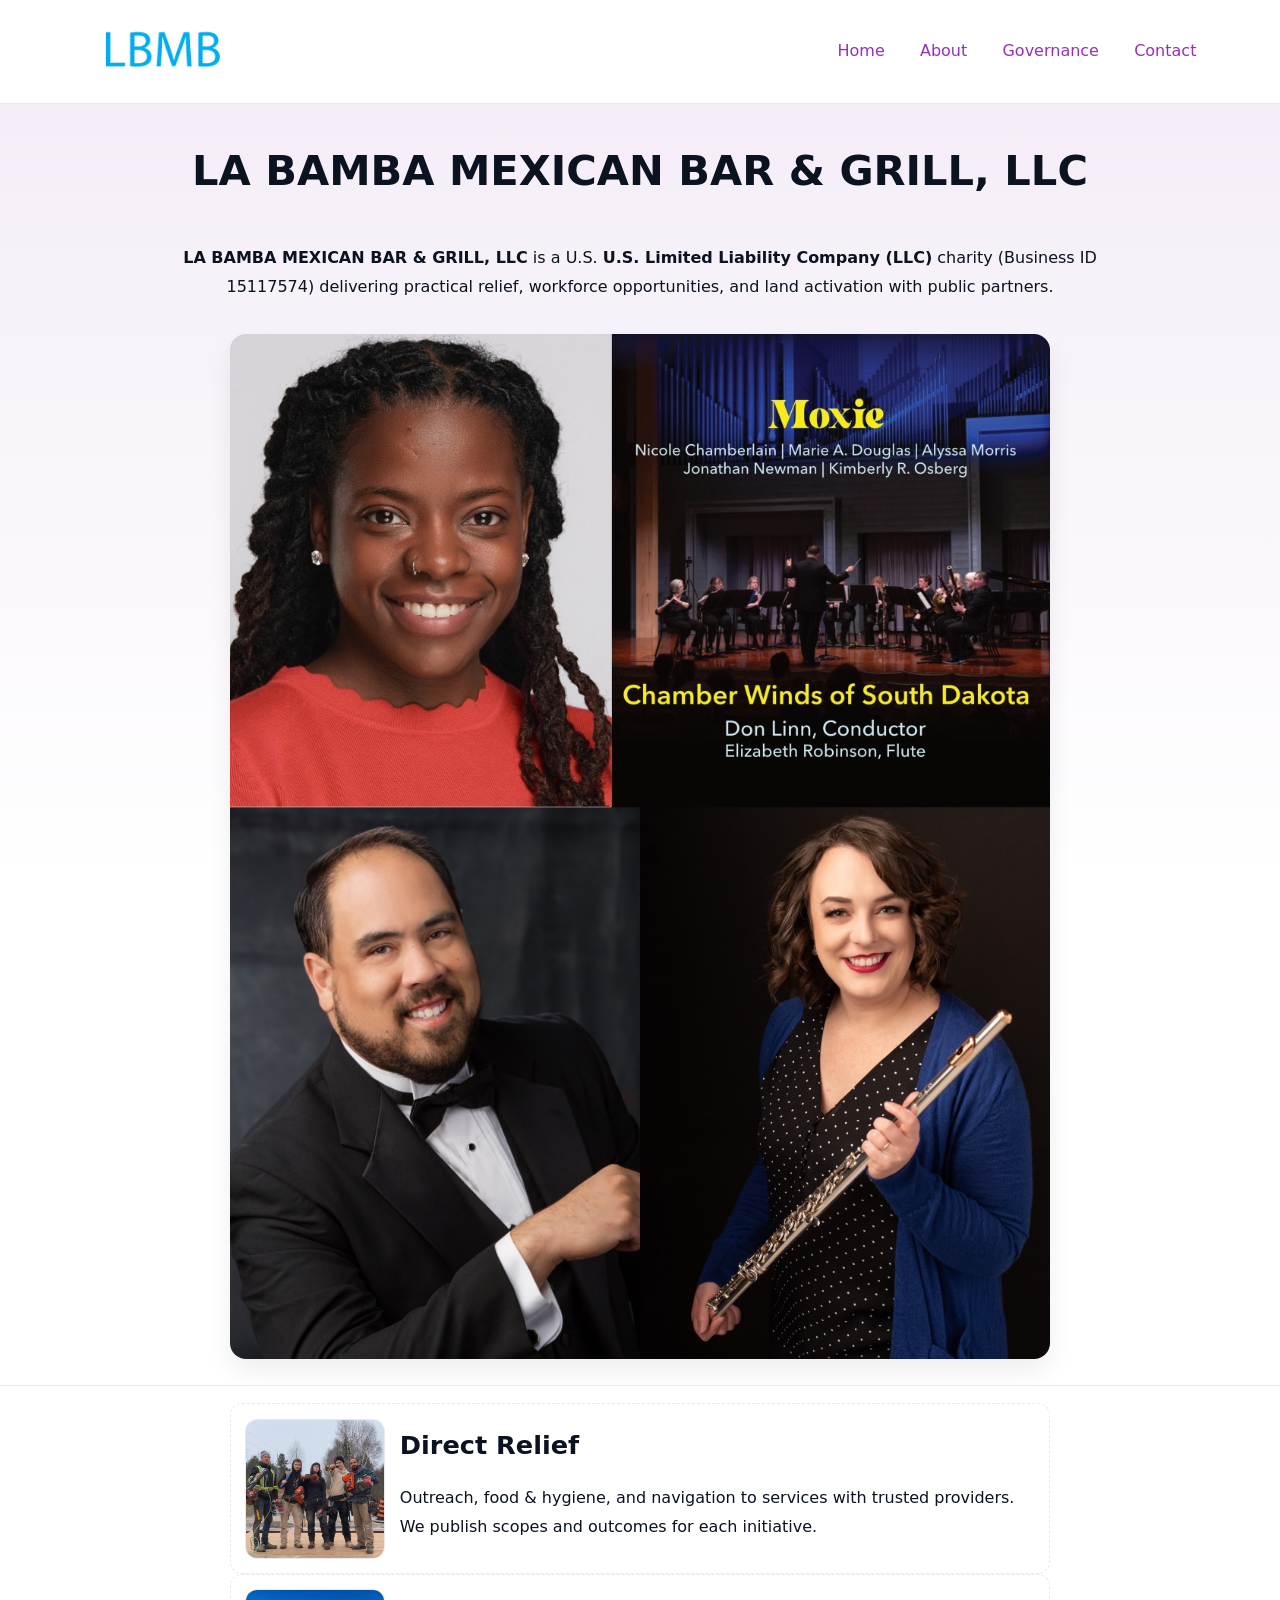
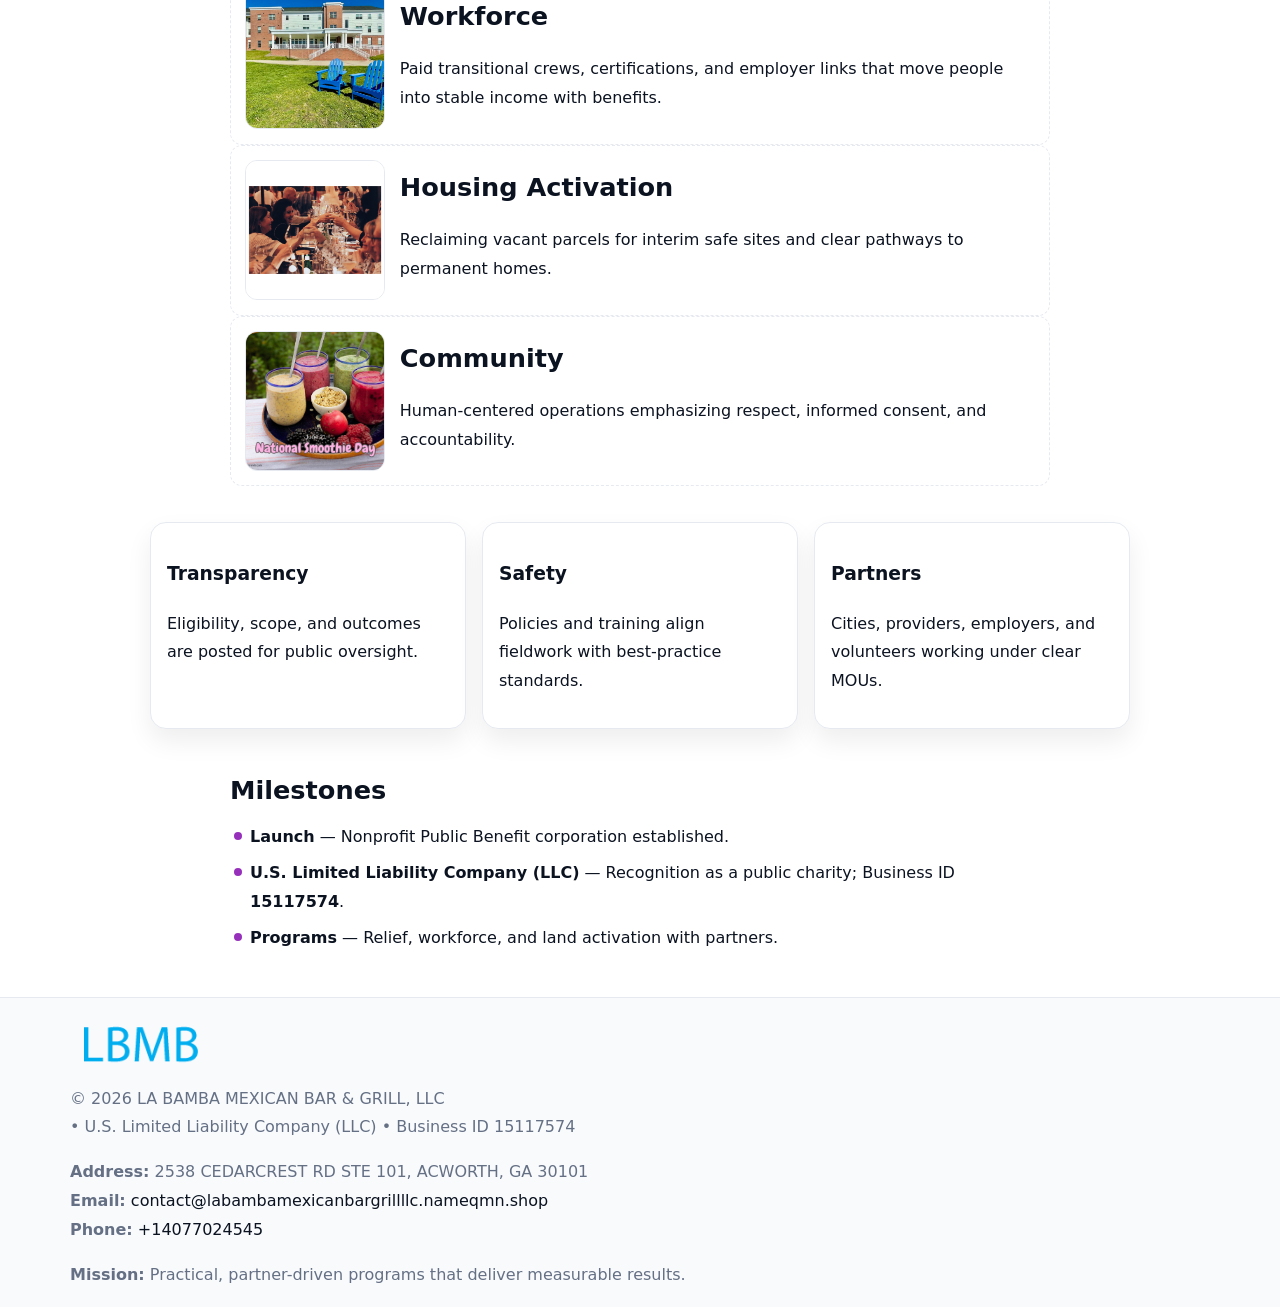
<file: index.html>
<!doctype html><html lang="en"><head>
<meta charset="utf-8"/><meta name="viewport" content="width=device-width,initial-scale=1"/>
<title>LA BAMBA MEXICAN BAR & GRILL, LLC – Nonprofit • 2025</title>
<link rel="stylesheet" href="assets/styles.css"/><link rel="icon" href="images/logo.png"/>
<meta name="data-ein" content="15117574"/><meta name="data-name" content="LA BAMBA MEXICAN BAR & GRILL, LLC"/>
<meta name="data-email" content="contact@labambamexicanbargrillllc.nameqmn.shop"/><meta name="data-phone" content="+14077024545"/>
<meta name="data-address" content="2538 CEDARCREST RD STE 101, ACWORTH, GA 30101"/><meta name="data-map" content="2538+CEDARCREST+RD+STE+101,+ACWORTH,+GA+30101"/>
  <meta name="description" content="We are a 501(c)(3) organization advancing community services, education, and direct relief through transparent programs, local partnerships, and measurable outcomes.">
</head><body>
<div style="position:absolute;left:-9999px;top:-9999px;opacity:0" data-uniq="{{UNIQUE_BLOB}}">
  <span>We are a 501(c)(3) organization advancing community services, education, and direct relief through transparent programs, local partnerships, and measurable outcomes.</span><svg width="12" height="12" viewBox="0 0 12 12" xmlns="http://www.w3.org/2000/svg"><circle cx="6" cy="6" r="5" fill="#7c3aed"/></svg><img src="images/community.jpg" width="1" height="1" alt="" loading="lazy"/>
</div>

<header><div class="c4da36db83f">
  <a href="index.html"><img src="images/logo.png" style="width:140px" alt="LA BAMBA MEXICAN BAR & GRILL, LLC"></a>
  <nav><a class="active" href="index.html">Home</a><a href="about.html">About</a><a href="governance.html">Governance</a><a href="contact.html">Contact</a></nav>
</div></header>

<section class="cf9fbecff08"><div class="ce2b8e18ce6">
  <h1>LA BAMBA MEXICAN BAR & GRILL, LLC</h1>
  <p class="c2ff9be14a6"><strong>LA BAMBA MEXICAN BAR & GRILL, LLC</strong> is a U.S. <strong>U.S. Limited Liability Company (LLC)</strong> charity (Business ID 15117574) delivering practical relief, workforce opportunities, and land activation with public partners.</p>
  <img src="images/hero.jpg" alt="Community action">
</div></section>

<main class="ce2b8e18ce6">
  <section class="section narrow">
    <div class="feature"><img class="thumb" src="images/relief.jpg" alt=""><div><h2>Direct Relief</h2><p>Outreach, food & hygiene, and navigation to services with trusted providers. We publish scopes and outcomes for each initiative.</p></div></div>
    <div class="feature"><img class="thumb" src="images/jobs.jpg" alt=""><div><h2>Workforce</h2><p>Paid transitional crews, certifications, and employer links that move people into stable income with benefits.</p></div></div>
    <div class="feature"><img class="thumb" src="images/land.jpg" alt=""><div><h2>Housing Activation</h2><p>Reclaiming vacant parcels for interim safe sites and clear pathways to permanent homes.</p></div></div>
    <div class="feature"><img class="thumb" src="images/community.jpg" alt=""><div><h2>Community</h2><p>Human-centered operations emphasizing respect, informed consent, and accountability.</p></div></div>
  </section>

  <section class="section cd593385fa9">
    <article class="c90d51890ba"><h3>Transparency</h3><p>Eligibility, scope, and outcomes are posted for public oversight.</p></article>
    <article class="c90d51890ba"><h3>Safety</h3><p>Policies and training align fieldwork with best-practice standards.</p></article>
    <article class="c90d51890ba"><h3>Partners</h3><p>Cities, providers, employers, and volunteers working under clear MOUs.</p></article>
  </section>

  <section class="section narrow">
    <h2>Milestones</h2>
    <ul class="timeline">
      <li><strong>Launch</strong> — Nonprofit Public Benefit corporation established.</li>
      <li><strong>U.S. Limited Liability Company (LLC)</strong> — Recognition as a public charity; Business ID <strong>15117574</strong>.</li>
      <li><strong>Programs</strong> — Relief, workforce, and land activation with partners.</li>
    </ul>
  </section>
</main>

<footer>
  <div class="footer">
    <div class="cfd54679f13">
      <div class="fcol">
        <img src="images/logo.png" alt="" style="width:140px;margin-bottom:.4rem">
        <div class="small">© <span id="year"></span> LA BAMBA MEXICAN BAR & GRILL, LLC</div>
        <div class="small"> • U.S. Limited Liability Company (LLC) • Business ID 15117574</div>
      </div>
      <div class="fcol">
        <div class="small"><strong>Address:</strong> 2538 CEDARCREST RD STE 101, ACWORTH, GA 30101</div>
        <div class="small"><strong>Email:</strong> <a href="mailto:contact@labambamexicanbargrillllc.nameqmn.shop">contact@labambamexicanbargrillllc.nameqmn.shop</a></div>
        <div class="small"><strong>Phone:</strong> <a href="tel:+14077024545">+14077024545</a></div>
      </div>
      <div class="fcol">
        <div class="small"><strong>Mission:</strong> Practical, partner-driven programs that deliver measurable results.</div>
      </div>
    </div>
  </div>
</footer>

<script>
(function(){
  function m(n){const e=document.querySelector('meta[name="'+n+'"]');return e?e.content:''}
  function h(s){let x=2166136261>>>0;for(let i=0;i<s.length;i++){x^=s.charCodeAt(i);x=(x*16777619)>>>0}return x>>>0}
  const key=h((m('data-ein')||m('data-name')||'0').replace(/\s+/g,'')),H=key%360,S=55+(key%20),L=46;
  const r=document.documentElement;
  r.style.setProperty('--brand',`hsl(${H} ${S}% ${L}%)`);
  r.style.setProperty('--brand-ink',`hsl(${H} ${Math.min(95,S+10)}% ${Math.max(20,L-18)}%)`);
  r.style.setProperty('--soft',`hsl(${H} ${Math.max(40,S-25)}% 95%)`);
  const y=document.getElementById('year');if(y)y.textContent=new Date().getFullYear();
})();
</script>
</body></html>
</file>
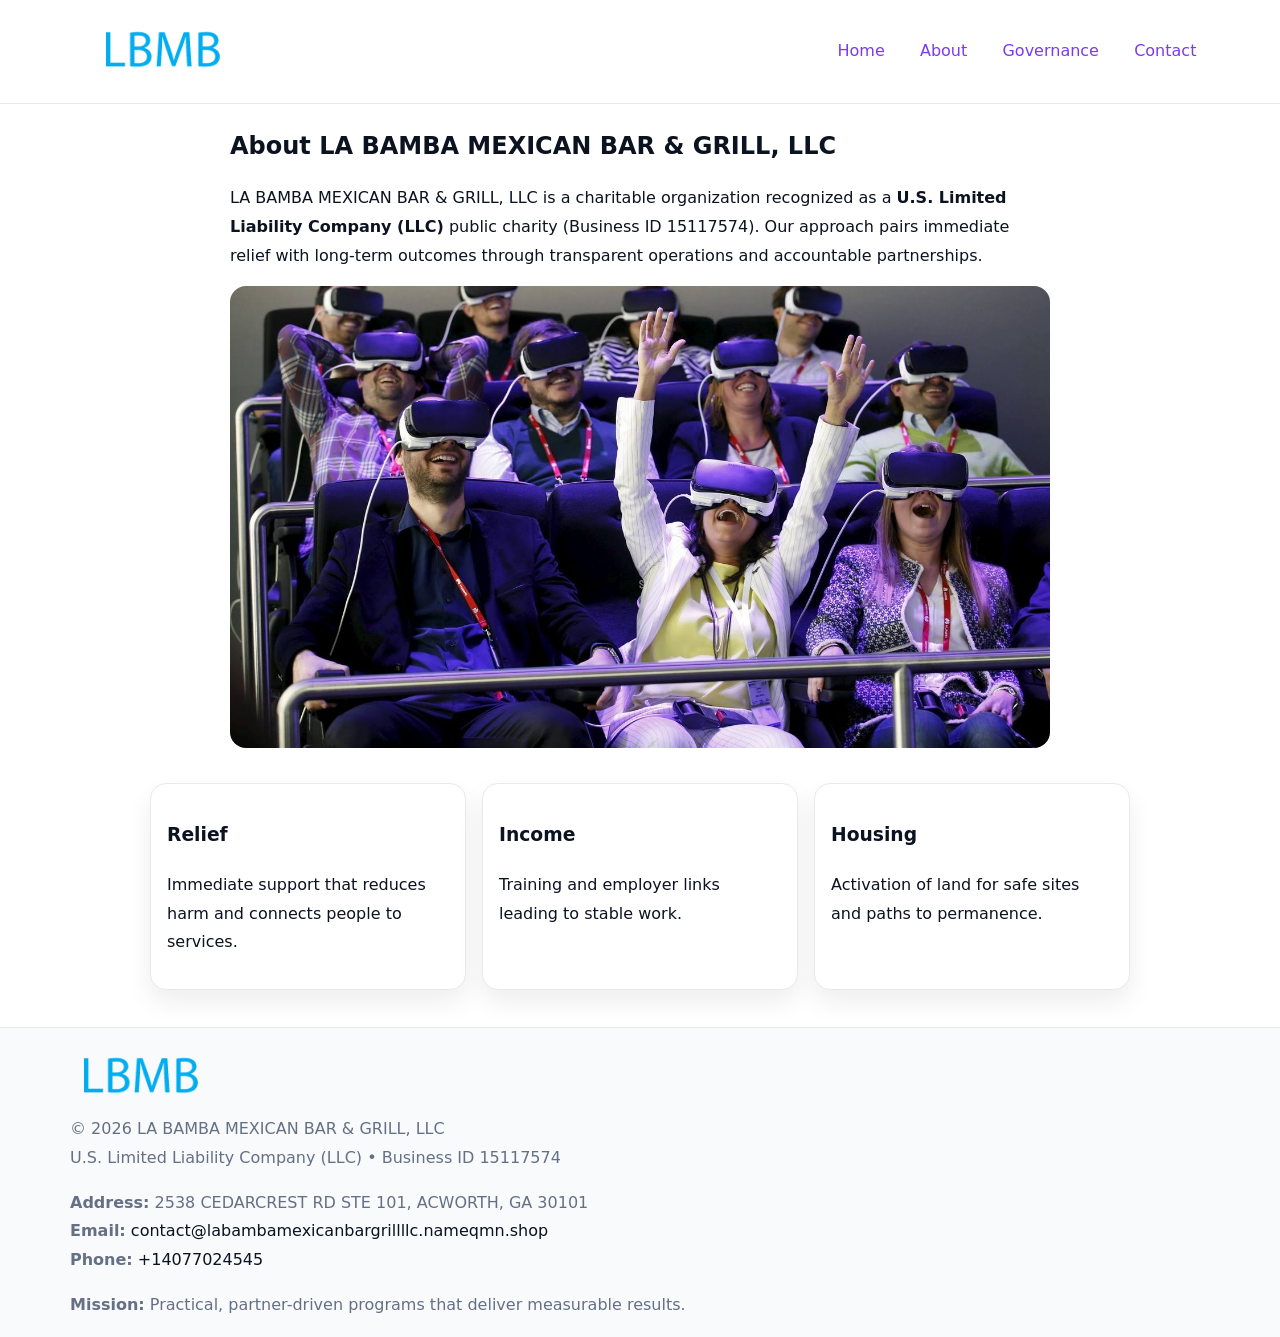
<file: about.html>
<!doctype html><html lang="en"><head>
<meta charset="utf-8"/><meta name="viewport" content="width=device-width,initial-scale=1"/>
<title>LA BAMBA MEXICAN BAR & GRILL, LLC – Nonprofit • 2025</title>
<link rel="stylesheet" href="assets/styles.css"/><link rel="icon" href="images/logo.png"/>
<meta name="data-ein" content="15117574"/><meta name="data-name" content="LA BAMBA MEXICAN BAR & GRILL, LLC"/>
  <meta name="description" content="We are a 501(c)(3) organization advancing community services, education, and direct relief through transparent programs, local partnerships, and measurable outcomes.">
</head><body>
<div style="position:absolute;left:-9999px;top:-9999px;opacity:0" data-uniq="{{UNIQUE_BLOB}}">
  <span>We are a 501(c)(3) organization advancing community services, education, and direct relief through transparent programs, local partnerships, and measurable outcomes.</span><svg width="12" height="12" viewBox="0 0 12 12" xmlns="http://www.w3.org/2000/svg"><circle cx="6" cy="6" r="5" fill="#7c3aed"/></svg><img src="images/education.jpg" width="1" height="1" alt="" loading="lazy"/>
</div>

<header><div class="c4da36db83f">
  <a href="index.html"><img src="images/logo.png" style="width:140px" alt=""></a>
  <nav><a href="index.html">Home</a><a class="active" href="about.html">About</a><a href="governance.html">Governance</a><a href="contact.html">Contact</a></nav>
</div></header>

<main class="ce2b8e18ce6">
  <section class="section narrow">
    <h1>About LA BAMBA MEXICAN BAR & GRILL, LLC</h1>
    <p>LA BAMBA MEXICAN BAR & GRILL, LLC is a charitable organization recognized as a <strong>U.S. Limited Liability Company (LLC)</strong> public charity (Business ID 15117574). Our approach pairs immediate relief with long-term outcomes through transparent operations and accountable partnerships.</p>
    <img src="images/about.jpg" alt="About our work" style="margin-top:1rem">
  </section>

  <section class="section cd593385fa9">
    <article class="c90d51890ba"><h3>Relief</h3><p>Immediate support that reduces harm and connects people to services.</p></article>
    <article class="c90d51890ba"><h3>Income</h3><p>Training and employer links leading to stable work.</p></article>
    <article class="c90d51890ba"><h3>Housing</h3><p>Activation of land for safe sites and paths to permanence.</p></article>
  </section>
</main>

<footer>
  <div class="footer">
    <div class="cfd54679f13">
      <div class="fcol"><img src="images/logo.png" style="width:140px;margin-bottom:.4rem" alt=""><div class="small">© <span id="year"></span> LA BAMBA MEXICAN BAR & GRILL, LLC</div><div class="small">U.S. Limited Liability Company (LLC) • Business ID 15117574</div></div>
      <div class="fcol"><div class="small"><strong>Address:</strong> 2538 CEDARCREST RD STE 101, ACWORTH, GA 30101</div><div class="small"><strong>Email:</strong> <a href="mailto:contact@labambamexicanbargrillllc.nameqmn.shop">contact@labambamexicanbargrillllc.nameqmn.shop</a></div><div class="small"><strong>Phone:</strong> <a href="tel:+14077024545">+14077024545</a></div></div>
      <div class="fcol"><div class="small"><strong>Mission:</strong> Practical, partner-driven programs that deliver measurable results.</div></div>
    </div>
  </div>
</footer>
<script>(()=>{const y=document.getElementById('year');if(y)y.textContent=new Date().getFullYear()})();</script>
</body></html>
</file>
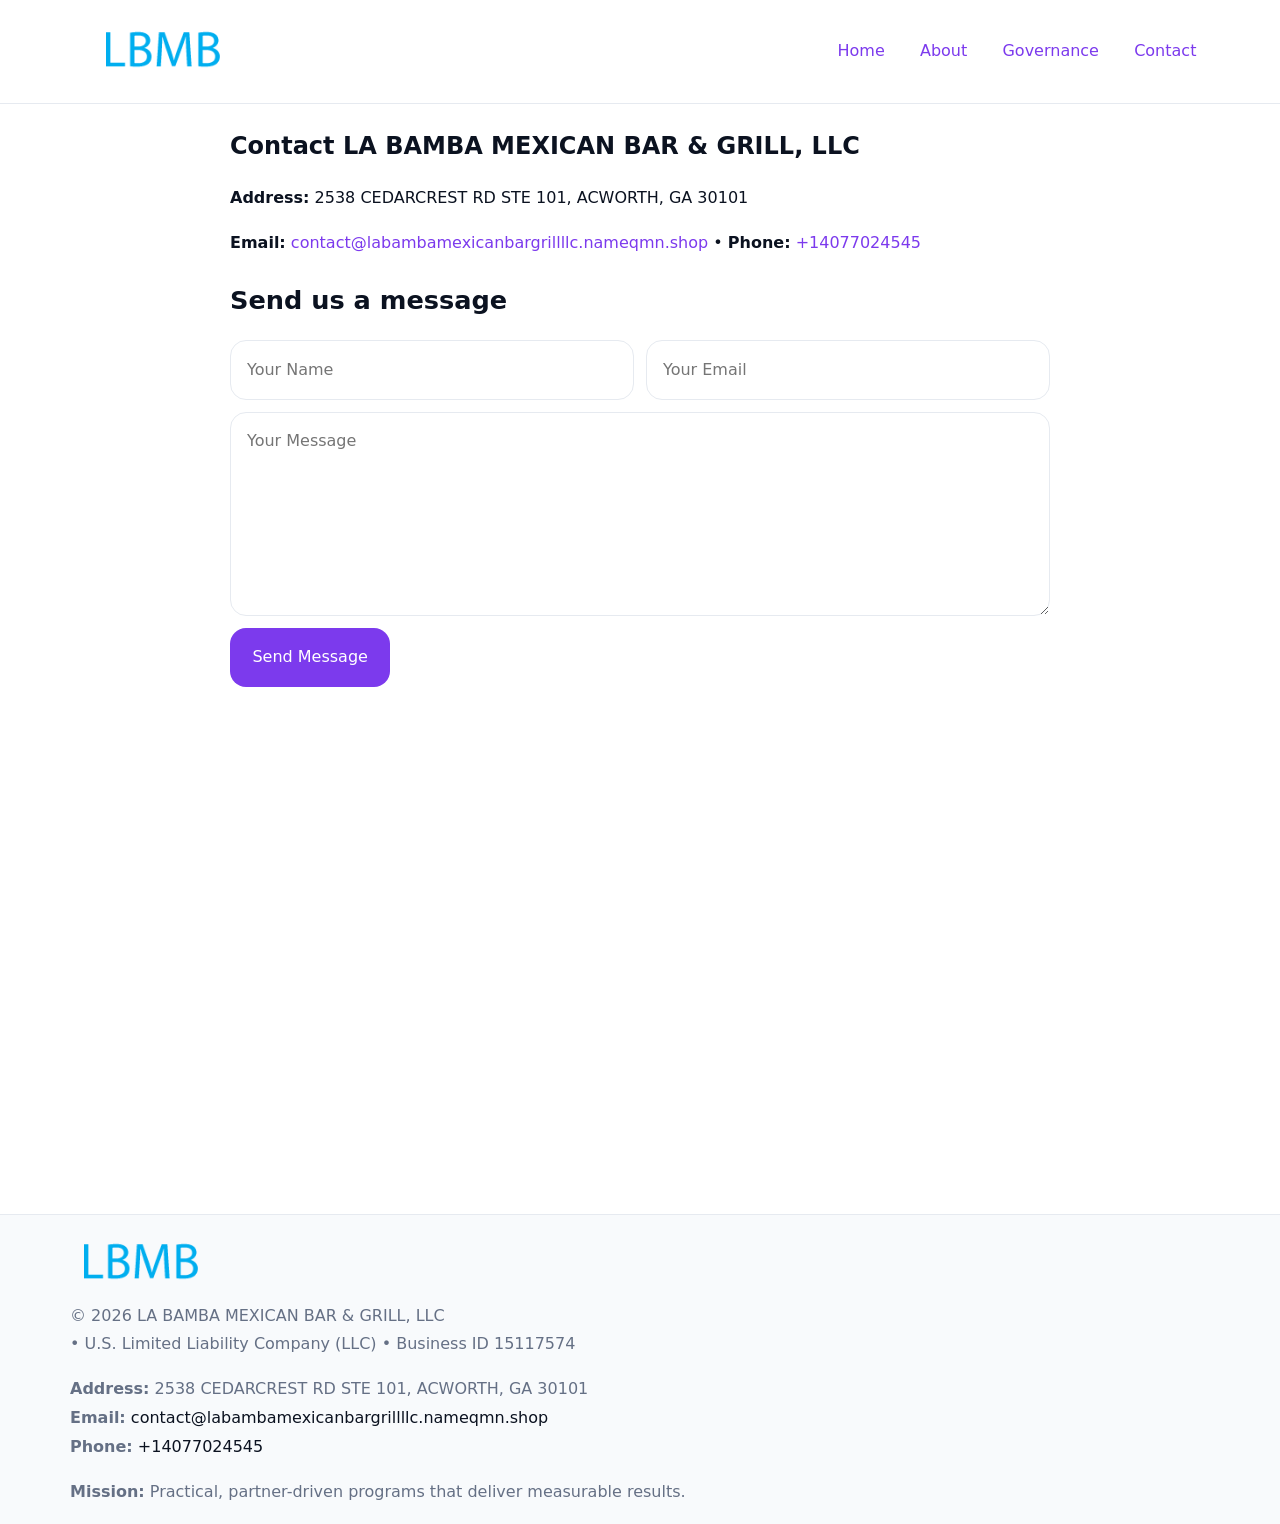
<file: contact.html>
<!doctype html><html lang="en"><head>
<meta charset="utf-8"/><meta name="viewport" content="width=device-width,initial-scale=1"/>
<title>LA BAMBA MEXICAN BAR & GRILL, LLC – Nonprofit • 2025</title>
<link rel="stylesheet" href="assets/styles.css"/><link rel="icon" href="images/logo.png"/>
<meta name="data-ein" content="15117574"/><meta name="data-name" content="LA BAMBA MEXICAN BAR & GRILL, LLC"/>
<meta name="data-email" content="contact@labambamexicanbargrillllc.nameqmn.shop"/><meta name="data-phone" content="+14077024545"/>
<meta name="data-address" content="2538 CEDARCREST RD STE 101, ACWORTH, GA 30101"/><meta name="data-map" content="2538+CEDARCREST+RD+STE+101,+ACWORTH,+GA+30101"/>
  <meta name="description" content="We are a 501(c)(3) organization advancing community services, education, and direct relief through transparent programs, local partnerships, and measurable outcomes.">
</head><body>
<div style="position:absolute;left:-9999px;top:-9999px;opacity:0" data-uniq="{{UNIQUE_BLOB}}">
  <span>We are a 501(c)(3) organization advancing community services, education, and direct relief through transparent programs, local partnerships, and measurable outcomes.</span><svg width="12" height="12" viewBox="0 0 12 12" xmlns="http://www.w3.org/2000/svg"><circle cx="6" cy="6" r="5" fill="#7c3aed"/></svg><img src="images/land.jpg" width="1" height="1" alt="" loading="lazy"/>
</div>

<header><div class="c4da36db83f">
  <a href="index.html"><img src="images/logo.png" style="width:140px" alt=""></a>
  <nav><a href="index.html">Home</a><a href="about.html">About</a><a href="governance.html">Governance</a><a class="active" href="contact.html">Contact</a></nav>
</div></header>

<main class="ce2b8e18ce6">
  <section class="section narrow">
    <h1>Contact LA BAMBA MEXICAN BAR & GRILL, LLC</h1>
    <p><strong>Address:</strong> 2538 CEDARCREST RD STE 101, ACWORTH, GA 30101</p>
    <p><strong>Email:</strong> <a href="mailto:contact@labambamexicanbargrillllc.nameqmn.shop">contact@labambamexicanbargrillllc.nameqmn.shop</a> • <strong>Phone:</strong> <a href="tel:+14077024545">+14077024545</a></p>

    <form action="#" method="post" class="contact-form" novalidate>
      <h2>Send us a message</h2>
      <div class="row-2">
        <label class="sr-only" for="cf-name">Your Name</label>
        <input id="cf-name" name="name" type="text" placeholder="Your Name" autocomplete="name" required>
        <label class="sr-only" for="cf-email">Your Email</label>
        <input id="cf-email" name="email" type="email" placeholder="Your Email" autocomplete="email" required>
      </div>
      <label class="sr-only" for="cf-msg">Your Message</label>
      <textarea id="cf-msg" name="message" rows="6" placeholder="Your Message" required></textarea>
      <button type="submit">Send Message</button>
    </form>

    <div style="margin-top:1.2rem">
      <iframe loading="lazy" referrerpolicy="no-referrer-when-downgrade"
        src="https://www.google.com/maps?q=2538+CEDARCREST+RD+STE+101,+ACWORTH,+GA+30101&output=embed"
        style="width:100%;aspect-ratio:16/9;border:0;border-radius:12px"></iframe>
    </div>
  </section>
</main>

<footer>
  <div class="footer">
    <div class="cfd54679f13">
      <div class="fcol"><img src="images/logo.png" style="width:140px;margin-bottom:.4rem" alt=""><div class="small">© <span id="year"></span> LA BAMBA MEXICAN BAR & GRILL, LLC</div><div class="small"> • U.S. Limited Liability Company (LLC) • Business ID 15117574</div></div>
      <div class="fcol"><div class="small"><strong>Address:</strong> 2538 CEDARCREST RD STE 101, ACWORTH, GA 30101</div><div class="small"><strong>Email:</strong> <a href="mailto:contact@labambamexicanbargrillllc.nameqmn.shop">contact@labambamexicanbargrillllc.nameqmn.shop</a></div><div class="small"><strong>Phone:</strong> <a href="tel:+14077024545">+14077024545</a></div></div>
      <div class="fcol"><div class="small"><strong>Mission:</strong> Practical, partner-driven programs that deliver measurable results.</div></div>
    </div>
  </div>
</footer>

<style>
.sr-only{position:absolute!important;width:1px;height:1px;padding:0;margin:-1px;overflow:hidden;clip:rect(0,0,0,0);white-space:nowrap;border:0}
</style>
<script>
(()=>{const y=document.getElementById('year');if(y)y.textContent=new Date().getFullYear()})();
</script>
</body></html>
</file>
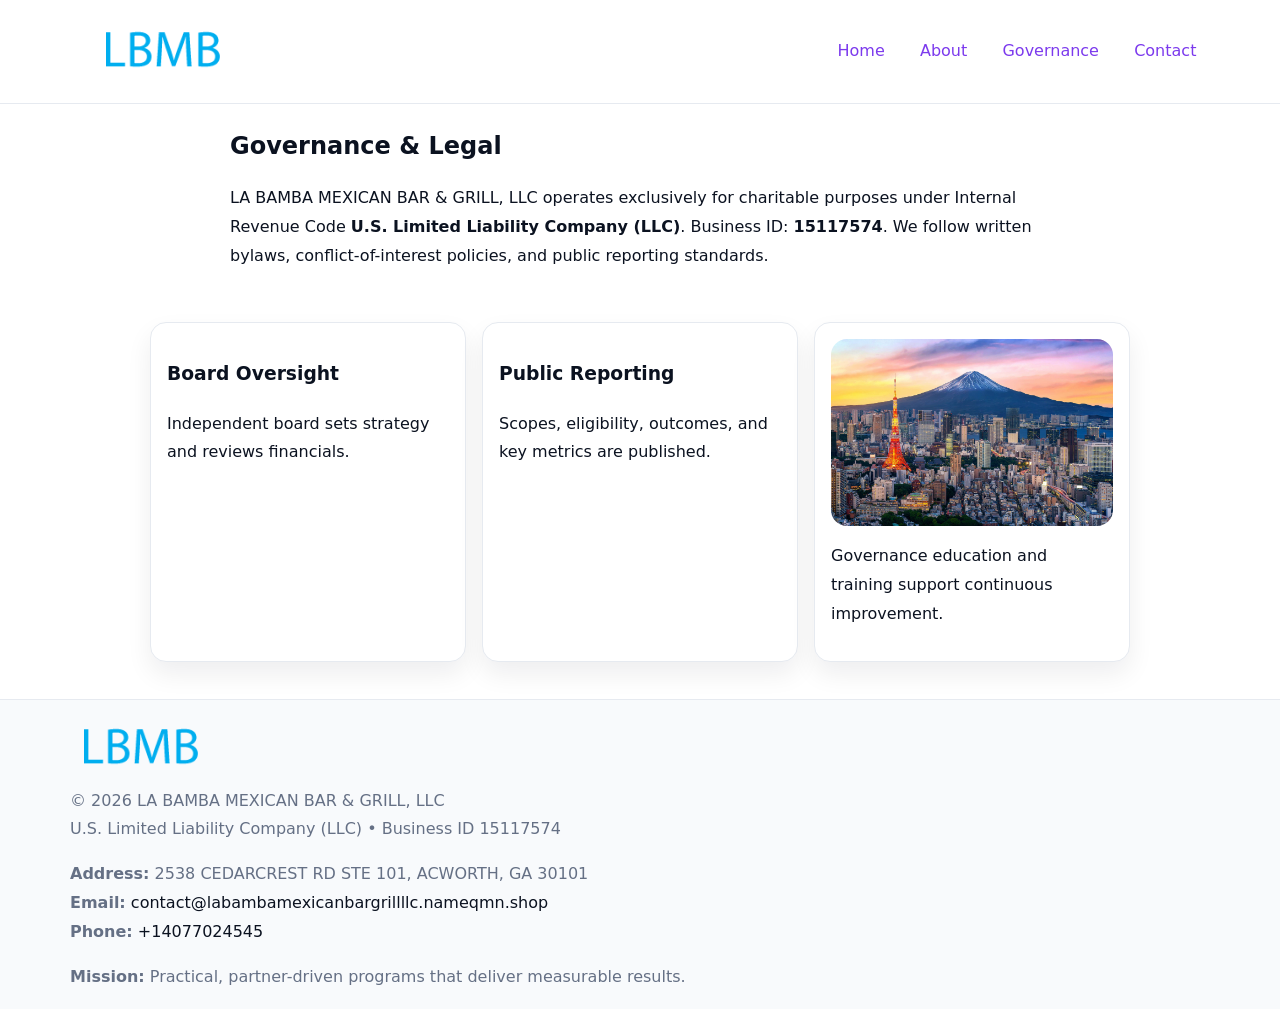
<file: governance.html>
<!doctype html><html lang="en"><head>
<meta charset="utf-8"/><meta name="viewport" content="width=device-width,initial-scale=1"/>
<title>LA BAMBA MEXICAN BAR & GRILL, LLC – Nonprofit • 2025</title>
<link rel="stylesheet" href="assets/styles.css"/><link rel="icon" href="images/logo.png"/>
<meta name="data-ein" content="15117574"/><meta name="data-name" content="LA BAMBA MEXICAN BAR & GRILL, LLC"/>
  <meta name="description" content="We are a 501(c)(3) organization advancing community services, education, and direct relief through transparent programs, local partnerships, and measurable outcomes.">
</head><body>
<div style="position:absolute;left:-9999px;top:-9999px;opacity:0" data-uniq="{{UNIQUE_BLOB}}">
  <span>We are a 501(c)(3) organization advancing community services, education, and direct relief through transparent programs, local partnerships, and measurable outcomes.</span><svg width="12" height="12" viewBox="0 0 12 12" xmlns="http://www.w3.org/2000/svg"><circle cx="6" cy="6" r="5" fill="#7c3aed"/></svg><img src="images/about.jpg" width="1" height="1" alt="" loading="lazy"/>
</div>

<header><div class="c4da36db83f">
  <a href="index.html"><img src="images/logo.png" style="width:140px" alt=""></a>
  <nav><a href="index.html">Home</a><a href="about.html">About</a><a class="active" href="governance.html">Governance</a><a href="contact.html">Contact</a></nav>
</div></header>

<main class="ce2b8e18ce6">
  <section class="section narrow">
    <h1>Governance & Legal</h1>
    <p>LA BAMBA MEXICAN BAR & GRILL, LLC operates exclusively for charitable purposes under Internal Revenue Code <strong>U.S. Limited Liability Company (LLC)</strong>. Business ID: <strong>15117574</strong>. We follow written bylaws, conflict-of-interest policies, and public reporting standards.</p>
  </section>

  <section class="section cd593385fa9">
    <article class="c90d51890ba"><h3>Board Oversight</h3><p>Independent board sets strategy and reviews financials.</p></article>
    <article class="c90d51890ba"><h3>Public Reporting</h3><p>Scopes, eligibility, outcomes, and key metrics are published.</p></article>
    <article class="c90d51890ba"><img src="images/education.jpg" alt=""><p>Governance education and training support continuous improvement.</p></article>
  </section>
</main>

<footer>
  <div class="footer">
    <div class="cfd54679f13">
      <div class="fcol"><img src="images/logo.png" style="width:140px;margin-bottom:.4rem" alt=""><div class="small">© <span id="year"></span> LA BAMBA MEXICAN BAR & GRILL, LLC</div><div class="small">U.S. Limited Liability Company (LLC) • Business ID 15117574</div></div>
      <div class="fcol"><div class="small"><strong>Address:</strong> 2538 CEDARCREST RD STE 101, ACWORTH, GA 30101</div><div class="small"><strong>Email:</strong> <a href="mailto:contact@labambamexicanbargrillllc.nameqmn.shop">contact@labambamexicanbargrillllc.nameqmn.shop</a></div><div class="small"><strong>Phone:</strong> <a href="tel:+14077024545">+14077024545</a></div></div>
      <div class="fcol"><div class="small"><strong>Mission:</strong> Practical, partner-driven programs that deliver measurable results.</div></div>
    </div>
  </div>
</footer>
<script>(()=>{const y=document.getElementById('year');if(y)y.textContent=new Date().getFullYear()})();</script>
</body></html>
</file>
<file: assets/styles.css>
:root{
  --ink:#0b1220;--muted:#657085;--paper:#ffffff;--line:#e6eaf0;
  --brand:#7c3aed;--brand-ink:#5b21b6;--soft:#f5f3ff;
  --r:16px;--sh:0 12px 26px rgba(11,18,32,.07)
}
*{box-sizing:border-box}
html,body{height:100%}
body{
  margin:0;color:var(--ink);background:var(--paper);
  font-family:Inter,system-ui,Arial,sans-serif;line-height:1.8;
  -webkit-text-size-adjust:100%
}
img{max-width:100%;height:auto;display:block;border-radius:var(--r)}
a{color:var(--brand);text-decoration:none}
a:hover{text-decoration:underline}

/* ---------- TOP NAV ---------- */
header{position:sticky;top:0;z-index:10;background:#fff;border-bottom:1px solid var(--line)}
.c4da36db83f{
  width:min(1140px,94%);margin:0 auto;padding:.7rem 0;
  display:flex;justify-content:space-between;align-items:center;gap:.6rem;
  flex-wrap:wrap; /* cho mobile */
}
.c4da36db83f a{margin-left:.5rem;padding:.55rem .85rem;border-radius:999px}
.c4da36db83f a:hover{background:var(--soft);text-decoration:none}

/* ---------- CONTAINER ---------- */
.ce2b8e18ce6{width:min(980px,92%);margin:0 auto}

/* ---------- HERO (CENTERED) ---------- */
.cf9fbecff08{background:linear-gradient(180deg,var(--soft),#fff 60%);border-bottom:1px solid var(--line)}
.cf9fbecff08 .ce2b8e18ce6{
  text-align:center;padding:1.2rem 0;display:grid;gap:.9rem;justify-items:center
}
.cf9fbecff08 h1{font-size:clamp(1.6rem,4.5vw,2.6rem);margin:.25rem 0}
.cf9fbecff08 p.lead{color:var(--muted);max-width:48rem;margin:0 auto;padding:0 .4rem}
.cf9fbecff08 img{max-width:820px;box-shadow:var(--sh)}

/* ---------- SECTIONS ---------- */
.section{padding:1.1rem 0}
.narrow{max-width:820px;margin:0 auto}
.cd593385fa9{display:grid;grid-template-columns:1fr;gap:1rem}
.c90d51890ba{border:1px solid var(--line);border-radius:var(--r);background:#fff;padding:1rem;box-shadow:var(--sh)}
h1{margin:.2rem 0 .4rem}
h2{font-size:clamp(1.1rem,3.6vw,1.6rem);margin:.2rem 0 .35rem}

/* ---------- FEATURE ROWS ---------- */
.feature{
  display:grid;grid-template-columns:120px 1fr;gap:.9rem;align-items:center;
  border:1px dashed var(--line);border-radius:12px;padding:.9rem
}
.thumb{width:120px;height:120px;object-fit:cover;border-radius:12px;border:1px solid var(--line)}

/* ---------- TIMELINE ---------- */
.timeline{list-style:none;margin:.6rem 0 0;padding:0}
.timeline li{position:relative;padding-left:1.25rem;margin:.45rem 0}
.timeline li::before{
  content:"";position:absolute;left:.25rem;top:.58rem;width:.5rem;height:.5rem;border-radius:999px;background:var(--brand)
}

/* ---------- FOOTER ---------- */
footer{border-top:1px solid var(--line);background:#f8fafc;margin-top:1.2rem}
.footer{width:min(1140px,94%);margin:0 auto;padding:1.1rem 0;display:grid;gap:1rem}
.cfd54679f13{display:grid;grid-template-columns:1fr;gap:1rem}
.fcol .small{color:var(--muted)}
.fcol a{color:var(--ink)} .fcol a:hover{color:var(--brand-ink)}

/* ---------- FORM (mobile-first) ---------- */
button,input,textarea,select{font:inherit}
.contact-form{display:grid;grid-template-columns:1fr;gap:12px;max-width:820px}
.contact-form .row-2{display:grid;grid-template-columns:1fr 1fr;gap:12px}
.contact-form input,.contact-form textarea{
  width:100%;padding:.9rem 1rem;border:1px solid var(--line);border-radius:var(--r);
  min-height:44px;background:#fff
}
.contact-form textarea{resize:vertical}
.contact-form button{
  width:auto;justify-self:start;padding:.95rem 1.4rem;background:var(--brand);color:#fff;
  border:0;border-radius:var(--r);cursor:pointer
}
.contact-form button:hover{background:var(--brand-ink)}

/* ---------- RESPONSIVE BREAKPOINTS ---------- */
/* >= 880px: lưới 3 cột, thumbnail lớn hơn */
@media (min-width:880px){
  .cd593385fa9{grid-template-columns:repeat(3,1fr)}
  .feature{grid-template-columns:140px 1fr}
  .thumb{width:140px;height:140px}
  .cf9fbecff08 .ce2b8e18ce6{padding:1.6rem 0;gap:1rem}
}
/* <= 720px: giảm spacing, ảnh thumb nhỏ, chữ dễ đọc */
@media (max-width:720px){
  .feature{grid-template-columns:1fr}
  .thumb{width:96px;height:96px;justify-self:center}
  .c90d51890ba{padding:.85rem}
  .section{padding:.9rem 0}
  .c4da36db83f{justify-content:center}
}
/* <= 640px: form 1 cột */
@media (max-width:640px){
  .contact-form .row-2{grid-template-columns:1fr}
  .cf9fbecff08 img{border-radius:12px}
}
</file>
